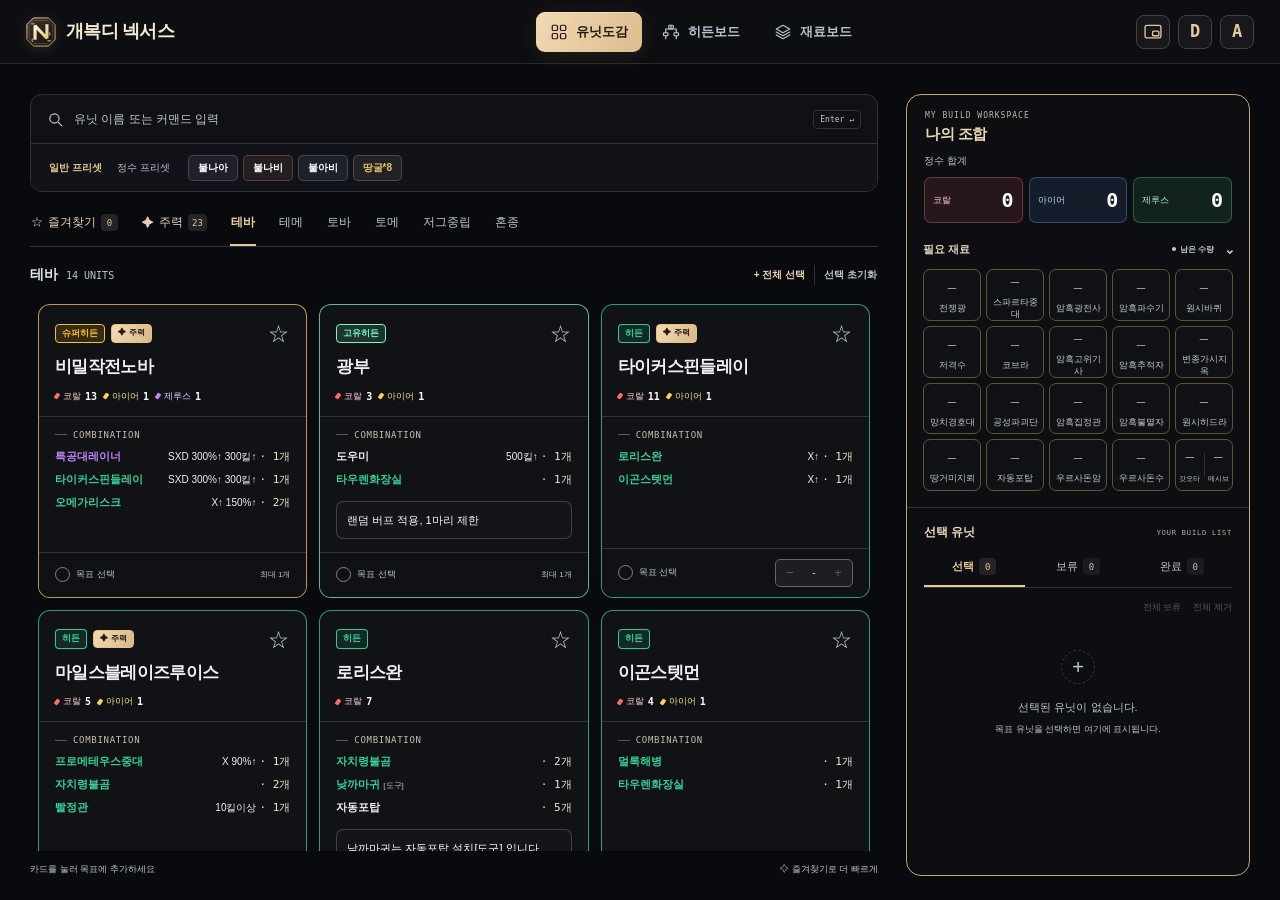
<file: index.html>
<!DOCTYPE html>
<html lang="ko" class="nexus-booting">
<head>
<meta name="google-site-verification" content="RTuDWbMdnKgbpRpl05eXh9epFwWRSxju4NOl8OtjMsI" />
    <script>
        window.NEXUS_BUILD_VERSION = "2610240002";
        window.APP_VERSION = "2610240002";
        window.NEXUS_ASSET_VERSIONS = {
            "app.js": "2610240002",
            "config.js": "2610240002",
            "style.css": "2610240002",
            "data.js": "2610240002"
        };
        if (new URLSearchParams(window.location.search).get('nexusStandalone') === 'build') {
            document.documentElement.classList.add('nexus-standalone-build');
        }
        window.NEXUS_STORAGE_KEYS = {
            saveData: "nexusSaveData",
            favorites: "nexusFavorites",
            fontScale: "nexusFontScaleV2"
        };
        window.nexusAssetVersion = function(key){
            var versions = window.NEXUS_ASSET_VERSIONS || {};
            return versions[key] || window.NEXUS_BUILD_VERSION || 'dev';
        };
        window.nexusAssetUrl = function(src, key){
            var version = window.nexusAssetVersion(key || src.replace(/^\.\//, ''));
            var separator = src.indexOf('?') === -1 ? '?' : '&';
            return src + separator + 'v=' + encodeURIComponent(version);
        };
        window.nexusCleanUpdateParams = function(){
            if(!window.location || !window.history || !window.history.replaceState) return;
            try{
                var url = new URL(window.location.href);
                var changed = false;
                ['fresh','__nexus_check'].forEach(function(name){
                    if(url.searchParams.has(name)){
                        url.searchParams.delete(name);
                        changed = true;
                    }
                });
                if(changed) window.history.replaceState(null, document.title || '', url.pathname + url.search + url.hash);
            }catch(e){}
        };
        window.nexusCheckIndexUpdate = function(){
            if(!window.fetch || !window.location || window.location.protocol === 'file:') return;
            var current = window.NEXUS_BUILD_VERSION || window.APP_VERSION || '';
            var url = new URL(window.location.href);
            url.searchParams.set('__nexus_check', String(Date.now()));
            fetch(url.href, { cache:'no-store' }).then(function(res){
                if(!res.ok) return '';
                return res.text();
            }).then(function(html){
                var match = String(html || '').match(/window\.(?:NEXUS_BUILD_VERSION|APP_VERSION)\s*=\s*["']([^"']+)["']/);
                var latest = match && match[1];
                if(!latest || latest === current) return;
                var key = 'nexus-auto-refresh:' + latest;
                try{
                    if(sessionStorage.getItem(key) === '1') return;
                    sessionStorage.setItem(key, '1');
                }catch(e){}
                var next = new URL(window.location.href);
                next.searchParams.set('fresh', latest);
                next.searchParams.delete('__nexus_check');
                window.location.replace(next.href);
            }).catch(function(){});
        };
        window.nexusCleanUpdateParams();
        setTimeout(window.nexusCheckIndexUpdate, 1200);
        window.addEventListener('focus', window.nexusCheckIndexUpdate);
        document.addEventListener('visibilitychange', function(){
            if(!document.hidden) window.nexusCheckIndexUpdate();
        });
        setInterval(window.nexusCheckIndexUpdate, 180000);
    </script>

    <style>
        html.nexus-booting body{margin:0;background:#08090b;color:#e7c57b;overflow:hidden;}
        html.nexus-booting .global-header,html.nexus-booting .main-layout,html.nexus-booting .recipe-tooltip{visibility:hidden;}
        #nexusBootScreen{position:fixed;inset:0;z-index:999999;display:flex;align-items:center;justify-content:center;background:#08090b;font-family:system-ui,-apple-system,sans-serif;}
        #nexusBootScreen .boot-card{width:min(360px,calc(100vw - 48px));padding:32px;border:1px solid #51432b;border-radius:20px;background:#15161a;text-align:center;box-shadow:0 16px 60px #00000040;}
        #nexusBootScreen .boot-title{font-weight:800;font-size:19px;margin-bottom:10px;color:#e7c57b;}
        #nexusBootScreen .boot-desc{font-size:13px;line-height:1.7;color:#b2ac9f;}
        #nexusBootScreen .boot-error-code{display:inline-flex;margin:16px 0 4px;padding:8px 16px;border-radius:8px;background:#33211d;color:#e1a38d;font-weight:800;}
        #nexusBootScreen .boot-actions{display:flex;justify-content:center;gap:8px;margin-top:16px;}
        #nexusBootScreen .boot-action-btn{height:38px;padding:0 14px;border:1px solid #51432b;border-radius:8px;background:#15161a;color:#e7c57b;font-weight:700;cursor:pointer;}
        #nexusBootScreen .boot-action-btn.primary{border-color:#e7c57b;background:#e7c57b;color:#211c12;}
        html.nexus-boot-error #nexusBootScreen .boot-card{border-color:#855d48;}
        html:not(.nexus-booting) #nexusBootScreen{display:none;}
    </style>
    <script>
        (function(){
            function copyTextFallback(text){
                var area=document.createElement('textarea');
                area.value=text;
                area.setAttribute('readonly','');
                area.style.position='fixed';
                area.style.left='-9999px';
                document.body.appendChild(area);
                area.select();
                try{document.execCommand('copy');}catch(e){}
                area.remove();
            }
            window.nexusCopyBootErrorCode=function(code, btn){
                var done=function(){ if(btn){ var old=btn.textContent; btn.textContent='복사됨'; setTimeout(function(){btn.textContent=old;},1200); } };
                if(navigator.clipboard && window.isSecureContext){
                    navigator.clipboard.writeText(code).then(done).catch(function(){ copyTextFallback(code); done(); });
                }else{
                    copyTextFallback(code); done();
                }
            };
            window.nexusShowBootError=function(code, err){
                window.__nexusBootError=true;
                                try{window.NEXUS_LAST_BOOT_ERROR={code:code,error:err||'unknown',time:Date.now()};}catch(e){}
                if(document.readyState==='loading' && !document.getElementById('nexusBootScreen')){
                    document.addEventListener('DOMContentLoaded',function(){window.nexusShowBootError(code,err);},{once:true});
                    return;
                }
                try{
                    document.documentElement.classList.add('nexus-booting','nexus-boot-error');
                    var boot=document.getElementById('nexusBootScreen');
                    if(boot){
                        boot.removeAttribute('aria-hidden');
                        boot.innerHTML='<div class="boot-card"><div class="boot-title">넥서스 초기화에 실패했습니다</div><div class="boot-desc">새로고침 후에도 반복되면 제작자에게 아래 오류코드를 전달해주세요.</div><div class="boot-error-code" aria-label="오류코드">'+code+'</div><div class="boot-actions"><button class="boot-action-btn" id="nexusBootCopyBtn" type="button">오류코드 복사</button><button class="boot-action-btn primary" type="button" onclick="window.location.reload()">새로고침</button></div></div>';
                        var copyBtn=document.getElementById('nexusBootCopyBtn');
                        if(copyBtn) copyBtn.onclick=function(){ window.nexusCopyBootErrorCode(code, copyBtn); };
                    }
                }catch(e){}
            };
            window.addEventListener('error',function(event){
                if(event.error && !window.__nexusAppReady && !window.__nexusBootError){
                    window.nexusShowBootError('N1001',event.error);
                }
            });
            window.addEventListener('error',function(event){
                var link=event.target;
                if(link && link.matches && link.matches('link[data-boot-style]')){
                    link.dataset.loadFailed='1';
                    window.nexusShowBootError('N1004',new Error('style.css load failed'));
                }
            },true);
            function waitForEssentialResources(){
                function waitForDocument(){
                    if(document.readyState!=='loading') return Promise.resolve();
                    return new Promise(function(resolve){document.addEventListener('DOMContentLoaded',resolve,{once:true});});
                }
                function waitForStyle(){
                    var link=document.querySelector('link[data-boot-style]');
                    if(!link) return Promise.reject(new Error('required stylesheet missing'));
                    if(link.dataset.loadFailed==='1') return Promise.reject(new Error('required stylesheet failed'));
                    if(link.sheet) return Promise.resolve();
                    return new Promise(function(resolve,reject){
                        link.addEventListener('load',resolve,{once:true});
                        link.addEventListener('error',function(){reject(new Error('required stylesheet failed'));},{once:true});
                    });
                }
                function waitForPageLoad(){
                    if(document.readyState==='complete') return Promise.resolve();
                    return new Promise(function(resolve){window.addEventListener('load',resolve,{once:true});});
                }
                function waitForImages(){
                    // 지연 로딩·숨겨진 상세 화면은 첫 화면 필수 리소스가 아닙니다.
                    var images=Array.from(document.images).filter(function(img){
                        return img.src && img.loading!=='lazy' && !img.closest('[hidden]');
                    });
                    return Promise.all(images.map(function(img){
                        function check(){
                            if(img.naturalWidth>0) return;
                            throw new Error('required image failed: '+(img.currentSrc || img.src));
                        }
                        if(img.complete){try{check();return Promise.resolve();}catch(error){return Promise.reject(error);}}
                        return new Promise(function(resolve,reject){
                            img.addEventListener('load',resolve,{once:true});
                            img.addEventListener('error',function(){reject(new Error('required image failed: '+(img.currentSrc || img.src)));},{once:true});
                        });
                    }));
                }
                function waitForPaint(){
                    return new Promise(function(resolve){
                        requestAnimationFrame(function(){requestAnimationFrame(resolve);});
                    });
                }
                return waitForDocument()
                    .then(waitForStyle)
                    .then(waitForPageLoad)
                    .then(function(){return document.fonts ? document.fonts.ready : null;})
                    .then(waitForImages)
                    .then(waitForPaint);
            }
            function releaseBootScreen(){
                if(window.__nexusBootError) return;
                document.documentElement.classList.remove('nexus-booting','nexus-boot-error');
                var boot=document.getElementById('nexusBootScreen');
                if(boot) boot.setAttribute('aria-hidden','true');
            }
            window.nexusMarkAppReady=function(){
                if(window.__nexusAppReady || window.__nexusBootError) return;
                window.__nexusAppReady=true;
                waitForEssentialResources().then(releaseBootScreen).catch(function(error){
                    window.nexusShowBootError('N1004',error);
                });
            };
        })();
    </script>
<meta charset="UTF-8">
    <meta name="viewport" content="width=device-width, initial-scale=1.0, maximum-scale=1.0, user-scalable=no, viewport-fit=cover">
    <title>개복디 넥서스</title>
    <meta http-equiv="Cache-Control" content="no-cache, no-store, must-revalidate">
    <meta http-equiv="Pragma" content="no-cache">
    <meta http-equiv="Expires" content="0">
    <link rel="icon" href="./icon.png?v=2610240002" type="image/png">
    <meta property="og:image" content="https://sldbox.github.io/site/logo.png?v=2610240002">
    <meta property="og:image:secure_url" content="https://sldbox.github.io/site/logo.png?v=2610240002">
    <meta property="og:image:type" content="image/png">
    <meta property="og:image:alt" content="개복디 넥서스">
    <meta name="twitter:image" content="https://sldbox.github.io/site/logo.png?v=2610240002">
    <meta name="twitter:image:alt" content="개복디 넥서스">
    <meta name="description" content="유닛도감, 히든보드, 재료보드, 정수계산을 한곳에서 사용할 수 있는 개복디 넥서스 조합/계산 HUB">
    <meta property="og:type" content="website">
    <meta property="og:url" content="https://sldbox.github.io/site/">
    <meta property="og:title" content="개복디 넥서스 - 히든조합&정수 계산 HUB">
    <meta property="og:description" content="유닛도감, 히든보드, 재료보드, 정수계산을 한곳에서 사용할 수 있는 개복디 넥서스 조합/계산 HUB">
    <meta property="og:image:width" content="1200">
    <meta property="og:image:height" content="630">
    <meta name="twitter:card" content="summary_large_image">
    <meta name="twitter:title" content="개복디 넥서스 - 히든조합&정수 계산 HUB">
    <meta name="twitter:description" content="유닛도감, 히든보드, 재료보드, 정수계산을 한곳에서 사용할 수 있는 개복디 넥서스 조합/계산 HUB">
    <script>
        document.write('<link rel="stylesheet" data-boot-style="1" href="' + window.nexusAssetUrl('style.css', 'style.css') + '">');
    </script>
<script id="standaloneExperience">
(function(){
'use strict';
  function syncHeaderControlLayout(){
    var header=document.getElementById('globalHeader');
    if(!header) return;
    var rect=header.getBoundingClientRect();
    header.dataset.nexusLayout=window.innerWidth<768?'mobile':(rect.width<400 && rect.height>window.innerHeight*.7?'rail':'bar');
  }
  function mountControlLabels(){
    var definitions=[
      ['[data-nexus-view="dps"]','특성 계산기 이동',window.innerWidth<768?32:34],
      ['#btnFontSizePopup','글씨 크기 조절',window.innerWidth<768?32:34],
      ['.font-scale-trigger','글씨 크기 조절',30],
      ['.header-nexus-link','히든조합 계산기 이동',window.innerWidth<600?30:35],
      ['#dpsCompareOpen','전체 DPS 비교표',35],
      ['#independentWindowToggle','독립 창 선택',35],
      ['#btnBuildStandalone','조합·재료 독립 창',window.innerWidth<768?32:34],
      

    ];
    definitions.forEach(function(definition){
      document.querySelectorAll(definition[0]).forEach(function(control){
        if(control.id==='btnBuildStandalone' && new URLSearchParams(window.location.search).get('nexusStandalone')==='build') return;
        var base=definition[2];
        control.style.setProperty('--nexus-control-base',base+'px');
        if(control.classList.contains('nexus-labelled-control')) return;
        control.classList.add('nexus-labelled-control');
        control.dataset.nexusControlName=definition[1];
        control.removeAttribute('title');
        var icon=document.createElement('span');
        icon.className='nexus-control-icon';
        icon.setAttribute('aria-hidden','true');
        while(control.firstChild) icon.appendChild(control.firstChild);
        control.appendChild(icon);
        var label=document.createElement('span');
        label.className='nexus-action-label';
        label.setAttribute('aria-hidden','true');
        var text=document.createElement('span');
        text.textContent=definition[1];
        label.appendChild(text);
        control.appendChild(label);
      });
    });
    if(window.__nexusControlLabelsBound) return;
    window.__nexusControlLabelsBound=true;
    var current=null,timer=0,touchTarget=null,armed=null,armedUntil=0;
    function findControl(target){return target && target.closest ? target.closest('.nexus-labelled-control') : null;}
    function hide(){
      clearTimeout(timer);
      if(current) current.classList.remove('is-label-visible','is-label-touch');
      current=null;armed=null;armedUntil=0;
    }
    function show(control,touch){
      if(!control || control.disabled) return;
      if(current && current!==control) hide();
      current=control;
      clearTimeout(timer);
      control.classList.add('is-label-visible');
      control.classList.toggle('is-label-touch',!!touch);
      var label=control.querySelector('.nexus-action-label');
      var width=Math.ceil(label.scrollWidth);
      var base=parseFloat(control.style.getPropertyValue('--nexus-control-base')) || 34;
      control.style.setProperty('--nexus-label-width',width+'px');
      control.style.setProperty('--nexus-control-expanded',(base+width+12)+'px');
      timer=setTimeout(hide,touch?3000:2000);
    }
    document.addEventListener('pointerover',function(event){
      if(event.pointerType==='touch' || event.pointerType==='pen') return;
      var control=findControl(event.target);
      if(control && control!==findControl(event.relatedTarget)) show(control,false);
    },true);
    document.addEventListener('pointerout',function(event){
      if(event.pointerType==='touch' || event.pointerType==='pen') return;
      if(current && findControl(event.target)===current && findControl(event.relatedTarget)!==current) hide();
    },true);
    document.addEventListener('focusin',function(event){
      var control=findControl(event.target);
      if(control && control!==touchTarget) show(control,false);
    });
    document.addEventListener('focusout',function(event){
      if(!touchTarget && current && findControl(event.relatedTarget)!==current) hide();
    });
    document.addEventListener('pointerdown',function(event){
      var control=findControl(event.target);
      var touch=event.pointerType==='touch' || event.pointerType==='pen';
      touchTarget=touch?control:null;
      if(touch && control) show(control,true);
      else if(!control) hide();
    },true);
    document.addEventListener('pointercancel',function(){touchTarget=null;hide();},true);
    document.addEventListener('click',function(event){
      var control=findControl(event.target);
      if(!control) return;
      // 마우스/키보드는 한 번 클릭, 터치는 이름 확인 후 두 번째 탭에서 실행합니다.
      if(control!==touchTarget || event.detail===0){touchTarget=null;hide();return;}
      if(armed===control && Date.now()<armedUntil){touchTarget=null;hide();return;}
      event.preventDefault();
      event.stopImmediatePropagation();
      show(control,true);
      armed=control;
      armedUntil=Date.now()+3000;
    },true);
    document.addEventListener('keydown',function(event){
      if(event.key==='Escape'){touchTarget=null;hide();}
      if(event.key==='Enter' || event.key===' '){touchTarget=null;hide();}
    },true);
    window.addEventListener('resize',function(){hide();mountControlLabels();syncHeaderControlLayout();},{passive:true});
    window.addEventListener('blur',function(){touchTarget=null;hide();});
  }


function init(){mountControlLabels();syncHeaderControlLayout();}
if(document.readyState==='loading')document.addEventListener('DOMContentLoaded',init,{once:true});else init();
})();
</script>
</head>
<body>
<div id="nexusBootScreen" aria-live="polite"><div class="boot-card"><div class="boot-title">개복디 넥서스 적용 중</div><div class="boot-desc">최신 빌드와 설정을 불러오는 중입니다.</div></div></div>
    <header id="globalHeader" class="global-header">
        <div class="gh-left">
            <div class="gh-logo-text" id="ghLogoText">
                <span class="gh-brand-mark" aria-hidden="true">
                    <svg viewBox="0 0 48 48" fill="none" xmlns="http://www.w3.org/2000/svg" focusable="false">
                        <defs>
                            <linearGradient id="nexusMarkEdge" x1="4" y1="2" x2="43" y2="46" gradientUnits="userSpaceOnUse">
                                <stop stop-color="#FFF0C2"/>
                                <stop offset=".48" stop-color="#BB9050"/>
                                <stop offset="1" stop-color="#E7C57B"/>
                            </linearGradient>
                            <linearGradient id="nexusMarkFill" x1="7" y1="3" x2="39" y2="44" gradientUnits="userSpaceOnUse">
                                <stop stop-color="#3B3326"/>
                                <stop offset="1" stop-color="#151517"/>
                            </linearGradient>
                            <linearGradient id="nexusMarkLetter" x1="12" y1="14" x2="36" y2="35" gradientUnits="userSpaceOnUse">
                                <stop stop-color="#FFF7E0"/>
                                <stop offset="1" stop-color="#E7C57B"/>
                            </linearGradient>
                        </defs>
                        <path d="M12 1.5H36L46.5 12V36L36 46.5H12L1.5 36V12L12 1.5Z" fill="url(#nexusMarkFill)" stroke="url(#nexusMarkEdge)" stroke-width="1.5"/>
                        <path d="M13 5.5H35L42.5 13V35L35 42.5H13L5.5 35V13L13 5.5Z" stroke="#E5C17B" stroke-opacity=".36"/>
                        <path d="M14.5 34V14L33.5 34V14" stroke="url(#nexusMarkLetter)" stroke-width="5" stroke-linecap="square" stroke-linejoin="bevel"/>
                        <path d="M9 11H13M35 38H39M10 35V39M38 25V29" stroke="#EACB8D" stroke-width="1.4" stroke-linecap="round"/>
                    </svg>
                </span>
                <div class="gh-title-wrap">
                    <span class="gh-title" id="ghTitleText" data-action="showAppVersion" role="button" tabindex="0" aria-label="앱 버전 보기">개복디 넥서스</span>
                </div>
            </div>
        </div>
        <div class="nav-eyebrow">WORKSPACE</div>
        <nav class="gh-center" aria-label="주요 화면">
            <button type="button" id="btnViewUnitboard" class="gh-nav-btn active" data-action="switchMainView" data-view="unitboard"><svg viewBox="0 0 24 24" fill="none" stroke="currentColor" stroke-width="1.65" stroke-linecap="round" stroke-linejoin="round" aria-hidden="true"><rect x="3" y="3" width="7" height="7" rx="1.5"/><rect x="14" y="3" width="7" height="7" rx="1.5"/><rect x="3" y="14" width="7" height="7" rx="1.5"/><rect x="14" y="14" width="7" height="7" rx="1.5"/></svg><span class="gh-nav-label">유닛도감</span></button>
            <button type="button" id="btnViewHiddenboard" class="gh-nav-btn" data-action="switchMainView" data-view="hiddenboard"><svg viewBox="0 0 24 24" fill="none" stroke="currentColor" stroke-width="1.65" stroke-linecap="round" stroke-linejoin="round" aria-hidden="true"><path d="M12 3v5m-7 5V8h14v5M5 17v4m14-4v4"/><rect x="2" y="13" width="6" height="4" rx="1"/><rect x="16" y="13" width="6" height="4" rx="1"/><rect x="9" y="3" width="6" height="5" rx="1"/></svg><span class="gh-nav-label">히든보드</span></button>
            <button type="button" id="btnViewInvenboard" class="gh-nav-btn" data-action="switchMainView" data-view="invenboard"><svg viewBox="0 0 24 24" fill="none" stroke="currentColor" stroke-width="1.65" stroke-linecap="round" stroke-linejoin="round" aria-hidden="true"><path d="m12 3 9 5-9 5-9-5 9-5Zm-9 9 9 5 9-5M3 16l9 5 9-5"/></svg><span class="gh-nav-label">재료보드</span></button>
        </nav>
        <div class="sidebar-note"><div class="sidebar-orbit" aria-hidden="true"><span></span><span></span><b>✳</b></div><p>조합의 시작부터<br><strong>완성까지, 한곳에서.</strong></p><span class="sidebar-note-caption">YOUR GAME. CONNECTED.</span></div>
        <div class="gh-right">
            <button type="button" id="btnBuildStandalone" class="gh-tool-btn" data-action="openBuildIndependentWindow" aria-label="조합·재료 독립 창" title="조합·재료 독립 창"><svg viewBox="0 0 24 24" fill="none" stroke="currentColor" stroke-width="1.6" stroke-linecap="round" stroke-linejoin="round" aria-hidden="true"><rect x="2.5" y="4" width="19" height="15" rx="2"/><rect x="11.5" y="11" width="7.5" height="5.5" rx="1"/></svg></button>
            <a class="gh-tool-btn" data-nexus-view="dps" href="https://sldbox.github.io/dps/" aria-label="특성 계산기 이동" title="특성 계산기 이동"><span aria-hidden="true">D</span></a>
            <div class="gh-fontsize-ctrl">
                <button type="button" class="gh-tool-btn gh-fontsize-trigger" data-action="toggleFontSizePopup" id="btnFontSizePopup" aria-label="글자 크기 조절" aria-controls="fontSizePopup" aria-expanded="false" title="글자 크기 조절">A</button>
                <div id="fontSizePopup" class="gh-fontsize-popup" role="group" aria-label="글자 크기 조절" hidden>
                    <button type="button" class="gh-icon-btn" data-action="decreaseFont" aria-label="글씨 축소">A−</button>
                    <span class="gh-fontsize-val" id="fontSizeLabel" aria-live="polite">100%</span>
                    <button type="button" class="gh-icon-btn" data-action="increaseFont" aria-label="글씨 확대">A+</button>
                </div>
            </div>
        </div>
    </header>
    <main id="mainLayout" class="main-layout">
        <section class="panel-left hud-panel" id="panelLeft" aria-label="유닛도감">
            <div class="archive-toolbar">
                <div class="left-search-wrap"><div><div class="search-row"><svg viewBox="0 0 24 24" fill="none" stroke="currentColor" stroke-width="1.65" stroke-linecap="round" stroke-linejoin="round" aria-hidden="true"><circle cx="10.5" cy="10.5" r="6.5"/><path d="m16 16 5 5"/></svg><input type="text" id="unitSearchInput" class="search-input" placeholder="유닛 이름 또는 커맨드 입력" autocomplete="off" spellcheck="false" aria-label="유닛 검색"><kbd>Enter ↵</kbd></div></div></div>
                <div id="presetInlineWrap" class="preset-inline-wrap"><div id="presetInlineTabBar" class="preset-inline-tab-bar"></div><div id="presetInlineBtnList" class="preset-inline-btn-list"></div></div>
            </div>
            <div class="left-tabs-wrap"><div id="unitboardTabs" class="unitboard-tabs" role="tablist" aria-label="유닛 분류"></div></div>
            <div class="archive-list-heading"><div><h2 id="archiveCategoryTitle">테바</h2><span class="archive-count" id="archiveCount"></span></div><div class="left-tab-actions"><button type="button" id="btnSelectAllTab" class="btn-tab-action" data-action="toggleSelectAllTab">전체선택</button><button type="button" class="btn-tab-action btn-reset-action" data-action="resetUnitboard">선택 초기화</button></div></div>
            <div class="panel-unitboard-inner"><div id="tabContent" class="panel-body panel-unitboard-body"></div></div>
            <div class="archive-footnote"><span id="favoriteStatus" role="status" aria-live="polite">카드를 눌러 목표에 추가하세요</span><span>✧ 즐겨찾기로 더 빠르게</span></div>
        </section>
        <aside class="build-inspector hud-panel" aria-label="나의 조합">
            <section class="build-overview" aria-label="정수와 필요 재료">
            <div class="inspector-heading"><div><span class="section-kicker">MY BUILD WORKSPACE</span><h2>나의 조합</h2></div><div class="inspector-window-controls"></div></div>
            <div id="cartEssenceSummary" class="cart-essence-summary" aria-live="polite"></div>
            <section class="panel-costboard" id="panelCostboard" aria-label="필요 재료">
                <details class="build-materials" open>
                    <summary><span>필요 재료</span><span class="material-legend"><i></i>남은 수량 <span class="disclosure-chevron" aria-hidden="true">⌄</span></span></summary>
                    <div class="panel-section costboard-section"><div id="costboardGrid" class="costboard-grid"></div></div>
                </details>
            </section>
            </section>
            <section class="panel-cart" id="panelCart" aria-label="선택 유닛">
                <div class="cart-list-heading"><h3>선택 유닛</h3><span>YOUR BUILD LIST</span></div>
                <div class="panel-section cart-section" id="cartSection"><div id="cartTabBar" class="cart-tab-bar"></div><div id="cartListArea" class="cart-list-area"></div></div>
            </section>
        </aside>
        <section class="panel-right hud-panel" id="colRightPanel" aria-label="조합 보드">
            <div class="panel-header hiddenboard-ph" id="boardMobileHeader"><div class="hiddenboard-ph-btns" id="hiddenboardGlobalActions"><button type="button" id="btnHideCompleted" class="ctrl-btn" data-action="toggleHideCompleted"><span id="btnHideCompletedLabel">완료 숨기기</span></button><button type="button" id="btnRestoreAll" class="ctrl-btn reset-btn" data-action="restoreAllCompleted"><span id="btnRestoreAllLabel">전체 초기화</span></button></div></div>
            <div id="boardContent" class="panel-body"></div>
        </section>
    </main>
    <div id="recipeTooltip" class="recipe-tooltip" role="tooltip" aria-live="polite"></div>
<script>
        (function(){
            var files = ['data.js','config.js','app.js'];
            function loadNext(index){
                if(index >= files.length) return;
                var src = files[index];
                var script = document.createElement('script');
                script.src = window.nexusAssetUrl(src, src);
                script.async = false;
                script.onload = function(){ loadNext(index + 1); };
                script.onerror = function(){
                    if(typeof window.nexusShowBootError === 'function') window.nexusShowBootError('N1002', new Error(src + ' load failed'));
                };
                document.body.appendChild(script);
            }
            loadNext(0);
        })();
    </script>
</body>
</html>
</file>
